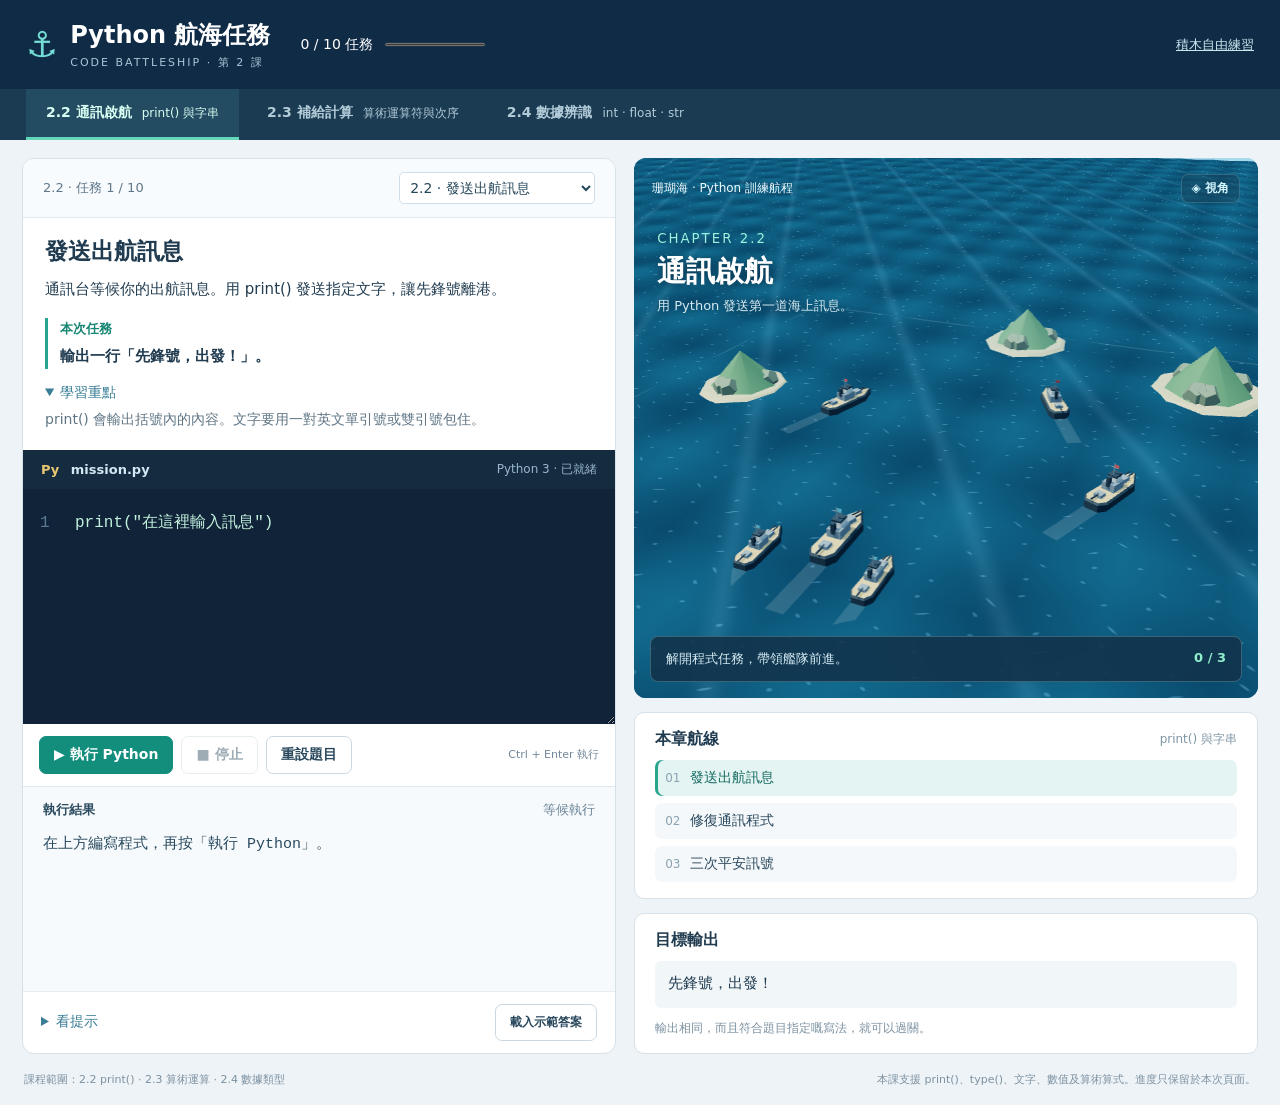
<file: index.html>
<!doctype html><html lang="zh-Hant"><head><meta charset="utf-8"><meta name="viewport" content="width=device-width,initial-scale=1"><meta name="theme-color" content="#102b46"><title>Python 航海任務 · 2.2–2.4</title><meta name="description" content="透過海上任務學習 Python print、算術運算及數據類型。"><link rel="icon" href="data:image/svg+xml,%3Csvg xmlns='http://www.w3.org/2000/svg' viewBox='0 0 32 32'%3E%3Crect width='32' height='32' rx='8' fill='%23102b46'/%3E%3Cpath d='M5 20h22l-5 6H10zM12 10h9v9h-9zM15 5h2v6h-2z' fill='%235fdddb'/%3E%3C/svg%3E"><link rel="stylesheet" href="course.css"><link rel="stylesheet" href="fleet-dialogue.css"></head><body>
<header><div class="brand"><span>⚓</span><div><h1>Python 航海任務</h1><small>CODE BATTLESHIP · 第 2 課</small></div></div><div class="overall"><span id="overall">0 / 10 任務</span><progress id="total-progress" max="10" value="0"></progress></div><a href="freeplay.html">積木自由練習</a></header>
<nav id="chapters" aria-label="課程章節"></nav>
<main><section class="coding"><div class="task-head"><span id="task-number"></span><select id="mission-select" aria-label="選擇任務"></select></div><div class="brief"><h2 id="task-title"></h2><p id="story"></p><div class="objective"><b>本次任務</b><p id="goal"></p></div><details id="learn"><summary>學習重點</summary><p id="knowledge"></p></details></div>
<div class="filebar"><b><span>Py</span> mission.py</b><span id="runtime" role="status">正在啟動 Python…</span><button id="retry" hidden>重新連接</button></div><div class="code-wrap"><pre id="line-numbers" aria-hidden="true">1</pre><textarea id="editor" aria-label="Python 程式編輯器" spellcheck="false" autocapitalize="off" autocomplete="off" autocorrect="off"></textarea></div>
<div class="runbar"><button id="run" class="primary" disabled>▶ 執行 Python</button><button id="stop" disabled>■ 停止</button><button id="reset-code">重設題目</button><span>Ctrl + Enter 執行</span></div>
<div class="console"><div><b>執行結果</b><span id="output-state">等候執行</span></div><pre id="output" aria-live="polite">在上方編寫程式，再按「執行 Python」。</pre></div>
<div id="feedback" role="status"></div><div class="support"><details id="hint"><summary>看提示</summary><p id="hint-text"></p></details><button id="show-answer">載入示範答案</button><button id="next" class="primary" hidden>下一個任務</button></div></section>
<section class="voyage"><div class="sea"><div id="scene"></div><div class="sea-title"><span>珊瑚海 · Python 訓練航程</span><button id="camera" aria-label="切換海面視角">◈ 視角</button></div><div class="chapter-badge"><small id="chapter-id"></small><h2 id="chapter-title"></h2><p id="chapter-description"></p></div><div class="voyage-status"><span id="voyage-text">解開程式任務，帶領艦隊前進。</span><b id="chapter-progress">0 / 3</b></div><div id="animation-hud" hidden aria-live="polite"><span id="animation-title"></span><p id="animation-caption"></p><button id="skip-animation">略過動畫</button></div><button id="replay-small" hidden>↻ 重播過關動畫</button><div id="celebrate" hidden><div><span>任務完成</span><h2 id="success-title"></h2><p id="success-text"></p><button id="sea-next" class="primary">繼續航程</button><button id="replay">↻ 重播艦隊動畫</button><button id="keep-editing">繼續練習</button></div></div></div>
<section class="mission-list"><div><h2>本章航線</h2><span id="chapter-topic"></span></div><ol id="tasks"></ol></section><section class="expected"><h2>目標輸出</h2><pre id="expected"></pre><p>輸出相同，而且符合題目指定嘅寫法，就可以過關。</p></section></section></main>
<footer><span>課程範圍：2.2 print() · 2.3 算術運算 · 2.4 數據類型</span><span>本課支援 print()、type()、文字、數值及算術算式。進度只保留於本次頁面。</span></footer><script type="module" src="course.js"></script></body></html>
</file>
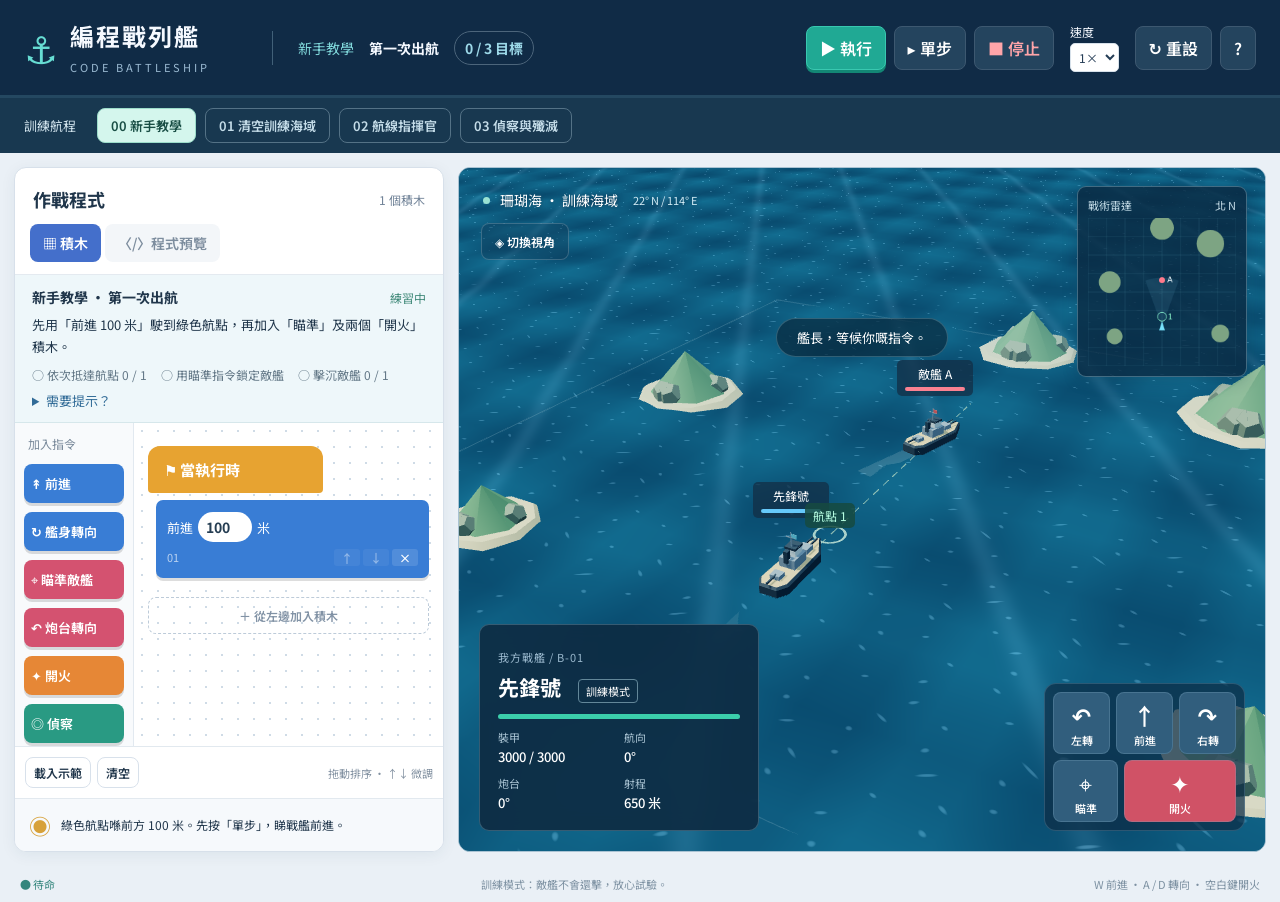
<file: freeplay.html>
<!doctype html>
<html lang="zh-Hant"><head><meta charset="utf-8"><meta name="viewport" content="width=device-width,initial-scale=1"><meta name="theme-color" content="#102b46"><title>編程戰列艦 · Code Battleship</title><meta name="description" content="用積木指令駕駛戰艦，在 3D 海域完成你的編程任務。"><link rel="icon" href="data:image/svg+xml,%3Csvg xmlns='http://www.w3.org/2000/svg' viewBox='0 0 32 32'%3E%3Crect width='32' height='32' rx='8' fill='%23102b46'/%3E%3Cpath d='M5 20h22l-5 6H10zM12 10h9v9h-9zM15 5h2v6h-2z' fill='%235fdddb'/%3E%3C/svg%3E"><link rel="stylesheet" href="style.css"><link rel="stylesheet" href="fleet-dialogue.css"></head>
<body><header><div class="brand"><span class="brand-mark">⚓</span><div><h1>編程戰列艦</h1><small>CODE BATTLESHIP</small></div></div><div class="mission"><span id="mission-number">新手教學</span><b id="mission-name">第一次出航</b><strong id="progress">0 / 4</strong></div><div class="transport"><button id="run" class="primary">▶ 執行</button><button id="step">▸ 單步</button><button id="stop">■ 停止</button><label class="speed">速度 <select id="speed"><option value="1">1×</option><option value="2">2×</option><option value="4">4×</option></select></label><button id="reset" title="重設戰場">↻ 重設</button><button id="help" aria-label="玩法說明">?</button></div></header>
<nav class="level-nav" aria-label="關卡選擇"><span>訓練航程</span><button data-level="0">00 新手教學</button><button data-level="1">01 清空海域</button><button data-level="2">02 航線指揮官</button><button data-level="3">03 偵察與殲滅</button></nav><main><section class="editor"><div class="editor-head"><h2>作戰程式</h2><span id="count">0 個積木</span></div><div class="tabs"><button class="selected" id="blocks-tab">▦ 積木</button><button id="code-tab">〈/〉程式預覽</button></div><section class="briefing" aria-label="本關目標"><div><b id="brief-title"></b><span id="brief-progress"></span></div><p id="brief-description"></p><ul id="objectives"></ul><details><summary>需要提示？</summary><p id="level-hint"></p></details></section><div class="editing"><aside class="palette"><p>加入指令</p><button draggable="true" data-add="move" class="motion">↟ 前進</button><button draggable="true" data-add="turn" class="motion">↻ 艦身轉向</button><button draggable="true" data-add="aim" class="weapon">⌖ 瞄準敵艦</button><button draggable="true" data-add="turret" class="weapon">↶ 炮台轉向</button><button draggable="true" data-add="fire" class="attack">✦ 開火</button><button draggable="true" data-add="scan" class="sense">◎ 偵察</button><button draggable="true" data-add="wait" class="control">◷ 等待</button><button draggable="true" data-add="repeat" class="control">↻ 重複</button><div class="palette-note">點擊或拖入<br>編排你的航程</div></aside><div class="workspace"><div class="start-block">⚑ 當執行時</div><div id="program" aria-label="指令編輯區"></div><button id="add-hint">＋ 從左邊加入積木</button></div><pre id="code" hidden></pre></div><div class="editor-foot"><button id="example">載入示範</button><button id="clear">清空</button><span>拖動排序 · ↑↓ 微調</span></div><div class="tip"><span>◉</span><p id="tip-text">先試執行示範，再修改數值，觀察戰艦嘅反應。</p></div></section>
<section class="battle" aria-label="3D 海戰場景"><div id="scene"></div><div id="loading">正在啟動海戰場景…</div><div class="sea-heading"><span class="live-dot"></span><span>珊瑚海 · 訓練海域</span><small>22° N / 114° E</small></div><div class="view-tools"><button id="camera">◈ 切換視角</button></div><div class="radar-wrap"><div>戰術雷達 <span>北 N</span></div><canvas id="radar" width="200" height="200" aria-label="我方、敵艦及島嶼位置"></canvas></div><div id="labels"></div><div class="message" id="message" role="status" aria-live="polite">艦長，等候你嘅指令。</div><div class="bottom-hud"><div class="ship-info"><small>我方戰艦 / B-01</small><h2>先鋒號 <span>訓練模式</span></h2><div class="health"><i></i></div><div class="stats"><span>裝甲 <b>3000 / 3000</b></span><span>航向 <b id="heading">0°</b></span><span>炮台 <b id="angle">0°</b></span><span>射程 <b>650 米</b></span></div></div><div class="manual"><div><button data-manual="left">↶<small>左轉</small></button><button data-manual="move">↑<small>前進</small></button><button data-manual="right">↷<small>右轉</small></button></div><div><button data-manual="aim">⌖<small>瞄準</small></button><button data-manual="fire" class="fire">✦<small>開火</small></button></div></div></div><div id="victory" hidden><div><span>✦ 任務完成 ✦</span><h2 id="victory-title">任務完成</h2><p id="victory-copy"></p><div class="victory-actions"><button id="next-level" class="primary">進入下一關</button><button id="again">重玩本關</button></div></div></div></section></main>
<footer><span id="status">● 待命</span><span>訓練模式：敵艦不會還擊，放心試驗。</span><span>W 前進 · A / D 轉向 · 空白鍵開火</span></footer>
<dialog id="instructions"><button id="close-help" class="close">✕</button><small>艦長操作手冊</small><h2>每個積木，都是一道命令。</h2><p>點擊左邊積木加入程式，拖動調整次序；亦可以用 ↑↓ 按鈕排序。按「執行」會依次運行，按「單步」每次只行一個指令。</p><p>上方可自由選關。綠色航點必須依照編號通過；目標全部完成才算過關。「載入示範」會重設本關並填入完整示範程式。</p><ol><li>用「前進」駛入射程，1 個場景單位 = 10 米。</li><li>用「瞄準敵艦」選擇目標，再開火。每艘敵艦需要命中兩次。</li><li>「重複」會重複緊接其後指定數目嘅積木，不支援重複積木互相巢狀。</li><li>偵察會報告 650 米內敵艦；島嶼及地圖邊界會阻止移動。</li></ol><p>「停止」中斷當前動作；「重設」還原戰場。程式預覽只供閱讀，並非 Python 執行器。</p><button id="got-it" class="primary">明白，出航</button></dialog>
<script type="module" src="app.js"></script></body></html>
</file>
<file: course.css>
:root{font-family:system-ui,'Noto Sans TC','Microsoft JhengHei',sans-serif;color:#213c50;background:#edf3f7}*{box-sizing:border-box}body{margin:0}button,select,textarea{font:inherit}button{border:1px solid #cad8e2;background:#fff;color:#29485d;border-radius:7px;padding:9px 14px;font-size:14px;font-weight:600;cursor:pointer}button:hover{filter:brightness(.95)}button:disabled{opacity:.45;cursor:default}button:focus-visible,a:focus-visible,summary:focus-visible,select:focus-visible{outline:3px solid #e6b94b;outline-offset:3px}button.primary{background:#138e7d;color:#fff;border-color:#138e7d}header{background:#102b46;color:white;display:flex;align-items:center;gap:30px;padding:19px 26px}.brand{display:flex;gap:12px;align-items:center}.brand>span{color:#73ddd5;font-size:36px}.brand h1{font-size:24px;margin:0}.brand small{color:#a8c6d7;font-size:11px;letter-spacing:2px}header a{color:#c8e6ed;font-size:13px;margin-left:auto}.overall{display:flex;align-items:center;gap:12px;font-size:14px}progress{width:100px;height:7px;accent-color:#59d6bc}nav{display:flex;background:#1b3b53;padding:0 26px;gap:8px}nav button{border:0;border-radius:0;color:#b2cbd8;background:none;padding:15px 20px;border-bottom:3px solid transparent}nav button.current{color:#d9fff3;border-color:#62d8b9;background:#234b61}nav small{font-size:12px;font-weight:400;margin-left:10px}main{max-width:1720px;margin:auto;display:grid;grid-template-columns:minmax(440px,1fr) minmax(420px,1.05fr);gap:18px;padding:18px 22px}.coding{background:white;border:1px solid #d6e1e8;border-radius:12px;overflow:hidden;display:flex;flex-direction:column}.task-head{display:flex;align-items:center;justify-content:space-between;padding:13px 20px;background:#f8fbfd;border-bottom:1px solid #e1e9ef;font-size:13px;color:#5f788b}.task-head select{max-width:72%;border:1px solid #cfdee6;padding:6px;background:#fff;border-radius:5px;color:#244659;font-size:14px}.brief{padding:18px 22px 12px}.brief h2{margin:0 0 10px;font-size:23px}.brief p{line-height:1.7;font-size:15px;margin:6px 0}.objective{border-left:3px solid #27a591;padding-left:12px;margin:15px 0}.objective b{font-size:13px;color:#168573}.objective p{font-weight:600}summary{font-size:14px;color:#397d96;cursor:pointer}details p{color:#5f7584;font-size:14px!important;line-height:1.8}.filebar{display:flex;align-items:center;justify-content:space-between;padding:11px 18px;background:#152b40;color:#9ab7cb;font-size:12px;gap:10px}.filebar b{color:#d4e7f4;font-size:13px}.filebar b span{color:#ebc870;margin-right:7px}.filebar button{padding:3px 8px;font-size:12px}.code-wrap{display:flex;background:#102338;min-height:235px}.code-wrap pre{margin:0;padding:19px 10px 20px 17px;color:#5c7b94;line-height:1.9;font-size:16px;font-family:Consolas,monospace;user-select:none;overflow:hidden;max-height:310px}textarea{display:block;resize:vertical;min-height:235px;max-height:460px;height:235px;border:0;outline:none;background:#102338;color:#c3f1de;width:100%;font-family:Consolas,'Microsoft JhengHei',monospace;font-size:16px;line-height:1.9;padding:19px 16px;tab-size:4;white-space:pre;overflow:auto}textarea:focus{box-shadow:inset 0 0 0 2px #3b7e99}.runbar{display:flex;gap:8px;align-items:center;padding:12px 16px;border-bottom:1px solid #e2eaf0}.runbar span{margin-left:auto;font-size:11px;color:#71889b}.console{padding:14px 20px;background:#f7fafc;flex:1;min-height:134px}.console>div{display:flex;justify-content:space-between;font-size:13px;color:#698396}.console b{color:#2b4b60}.console pre{font:15px/1.8 Consolas,'Microsoft JhengHei',monospace;white-space:pre-wrap;overflow-wrap:anywhere;margin:12px 0 0;color:#294b60;min-height:45px}.console pre.error{color:#b3394d}#feedback{padding:0 20px;font-size:14px;line-height:1.7}#feedback:not(:empty){padding-top:12px;padding-bottom:12px;background:#fff8e7;color:#815c1d}#feedback.success{background:#eaf8f1;color:#167557}.support{display:flex;align-items:flex-start;gap:10px;padding:12px 18px;flex-wrap:wrap;border-top:1px solid #e5edf2}.support details{flex:1;min-width:100px}.support summary{padding-top:9px}.support button{font-size:12px}.support details[open]{flex-basis:100%}.voyage{min-width:0}.sea{position:relative;height:475px;border-radius:12px;overflow:hidden;background:linear-gradient(#71b6cd,#124d70)}#scene,#scene canvas{position:absolute;inset:0;width:100%;height:100%}.sea-title{position:absolute;left:18px;right:18px;top:16px;display:flex;justify-content:space-between;align-items:center;color:#f0fbff;font-size:12px}.sea-title button{background:#173f5677;color:#d3f7ff;border-color:#91bfcd44;font-size:12px;padding:5px 10px}.chapter-badge{position:absolute;left:23px;top:70px;color:#fff;text-shadow:0 1px 8px #0c364e}.chapter-badge small{letter-spacing:2px;color:#9bf2de}.chapter-badge h2{font-size:29px;margin:5px 0}.chapter-badge p{font-size:13px;margin:5px 0;color:#d6ebf2}.voyage-status{position:absolute;bottom:16px;left:16px;right:16px;padding:13px 15px;border:1px solid #8bbdca55;border-radius:8px;color:#d7ecf4;background:#12344ce6;font-size:13px;display:flex;justify-content:space-between;gap:20px}.voyage-status b{color:#91efce;white-space:nowrap}.mission-list,.expected{background:#fff;border:1px solid #d6e1e8;border-radius:10px;margin-top:14px;padding:16px 20px}.mission-list>div{display:flex;justify-content:space-between;align-items:center;gap:10px}.mission-list h2,.expected h2{font-size:16px;margin:0}.mission-list>div>span{color:#7c94a3;font-size:12px}.mission-list ol{list-style:none;margin:10px 0 0;padding:0;display:grid;gap:7px}.mission-list button{display:flex;align-items:center;width:100%;border:0;background:#f4f8fa;padding:9px 10px;text-align:left;font-size:14px;font-weight:500;gap:10px}.mission-list button.current{background:#e4f4f2;color:#146a60;box-shadow:inset 3px 0 #29a58e}.mission-list button span{font-size:12px;color:#8ba3b2}.mission-list button.done span{color:#0d9273}.expected pre{margin:10px 0;background:#f1f6f9;padding:10px 13px;border-radius:6px;font:15px/1.8 Consolas,monospace;white-space:pre-wrap;overflow-wrap:anywhere}.expected p{font-size:12px;color:#7b91a0;margin-bottom:0}#celebrate{position:absolute;inset:0;background:#0c2d45d9;display:grid;place-items:center;text-align:center;color:white;padding:25px;backdrop-filter:blur(5px)}#celebrate span{color:#81e7c7;font-size:14px;letter-spacing:4px}#celebrate h2{font-size:30px}#celebrate p{font-size:15px;line-height:1.8}#celebrate button{margin:5px}footer{display:flex;gap:20px;justify-content:space-between;padding:0 24px 18px;color:#7d91a1;font-size:11px}[hidden]{display:none!important}@media(max-width:1100px){main{grid-template-columns:minmax(360px,1fr) minmax(330px,.9fr);padding:12px;gap:12px}.overall progress{display:none}nav small{display:none}.runbar span{display:none}.sea{height:400px}.brief{padding:16px}.brand h1{font-size:21px}}@media(max-width:760px){header{padding:14px;gap:14px;flex-wrap:wrap}.brand h1{font-size:20px}.brand>span{font-size:27px}.overall{margin-left:auto;font-size:12px}header a{font-size:12px}nav{padding:0 8px;gap:0}nav button{font-size:13px;flex:1;padding:12px 5px}main{display:flex;flex-direction:column}.voyage{display:flex;flex-direction:column}.sea{height:310px;order:1}.mission-list{order:0;margin-top:0;margin-bottom:12px}.expected{order:2}.chapter-badge{top:58px}.chapter-badge h2{font-size:24px}.coding{order:0}.voyage{order:1}.brief p{font-size:15px}.runbar{padding:10px;gap:6px}.runbar button{font-size:13px;padding:9px}footer{flex-direction:column;padding:8px 15px 18px;gap:5px}}
#animation-hud{position:absolute;bottom:16px;left:16px;right:16px;padding:13px 16px;background:#082b40e8;color:#fff;border:1px solid #89e2c580;border-radius:9px;z-index:4;box-shadow:0 4px 20px #09283f44}#animation-hud>span{font-size:12px;color:#91ebce;letter-spacing:1px}#animation-hud p{font-size:17px;font-weight:600;margin:5px 100px 0 0;line-height:1.6}#skip-animation{position:absolute;right:12px;bottom:14px;background:#ffffff12;color:#d7edf4;border-color:#90b1c255;font-size:12px;padding:6px 9px}.sea.cinematic .chapter-badge,.sea.cinematic .voyage-status{opacity:0}.sea.cinematic .sea-title button{visibility:hidden}.sea.cinematic{outline:2px solid #74d8ba;outline-offset:-2px}#replay-small{position:absolute;top:52px;right:16px;background:#10394ddb;color:#ceffec;border-color:#75bca555;font-size:12px;padding:7px 10px;z-index:2}.chapter-badge,.voyage-status{transition:opacity .2s}#celebrate{background:#0c2d4599;backdrop-filter:blur(2px)}#celebrate>div{max-width:460px}#celebrate button{font-size:13px}@media(max-width:760px){#animation-hud p{font-size:14px;margin-right:75px}#animation-hud{padding:10px 12px;left:10px;right:10px;bottom:10px}#skip-animation{font-size:11px;right:8px}.sea.cinematic{scroll-margin-top:12px}}@media(prefers-reduced-motion:reduce){.chapter-badge,.voyage-status{transition:none}}
/* Fleet radio sits above the scene; the mission summary remains below it. */
.sea{height:540px}
.sea:has(#fleet-dialogue:not([hidden])) .chapter-badge{opacity:0}
#celebrate{inset:auto 12px 12px;padding:16px;background:#0c2d45ed;border:1px solid #83c8bd66;border-radius:12px;z-index:5}
#celebrate h2{font-size:23px;margin:8px 0}#celebrate p{font-size:14px;margin:8px 0}#celebrate span{font-size:12px}
@media(max-width:760px){.sea{height:540px}#fleet-dialogue{left:12px;top:54px;width:calc(100% - 24px)}#celebrate{padding:12px}#celebrate h2{font-size:21px}}
@media(prefers-reduced-motion:reduce){#fleet-dialogue{animation:none}}
</file>
<file: fleet-dialogue.css>
#fleet-dialogue{position:absolute;z-index:6;top:62px;left:18px;width:min(390px,calc(100% - 36px));color:#e8fff8;background:#082d40f5;border:1px solid #70dec2;border-radius:14px;box-shadow:0 12px 32px #041e3855;transform-origin:bottom left;text-align:left}
#fleet-dialogue::after{content:'';position:absolute;bottom:-9px;left:42px;width:16px;height:16px;background:#082d40;transform:rotate(45deg);border-right:1px solid #70dec2;border-bottom:1px solid #70dec2}
.transmission-head{display:flex;align-items:center;justify-content:space-between;gap:10px;padding:10px 14px 0;font-size:14px;color:#95f1d6}
.transmission-head button{padding:0;width:32px;height:32px;font-size:24px;line-height:1;background:transparent;border:0;color:#d7f5f0}
.transmission-status{font-size:14px;padding:0 14px;color:#b1d2dd;line-height:1.5}
.transmission-output{font:16px/1.7 Consolas,'Microsoft JhengHei',monospace;white-space:pre-wrap;overflow-wrap:anywhere;overflow:auto;max-height:104px;min-height:28px;margin:8px 14px;color:white}
.transmission-foot{display:flex;align-items:center;justify-content:space-between;min-height:34px;padding:0 14px 8px;gap:8px;font-size:12px;color:#92b8c6}
.transmission-foot button{font-size:12px;padding:3px 8px;background:#175568;color:#e0fff7;border-color:#5a9d9f}
.transmission-accessible{position:absolute;width:1px;height:1px;overflow:hidden;clip-path:inset(50%);white-space:pre-wrap}
#fleet-dialogue[data-tone=error]{border-color:#efbb81}#fleet-dialogue[data-tone=error] .transmission-head{color:#ffcf9b}
</file>
<file: style.css>
@import url('https://fonts.googleapis.com/css2?family=Noto+Sans+TC:wght@400;500;600;700;800&display=swap');
.level-nav{display:flex;align-items:center;gap:9px;padding:10px 24px;background:#183850;color:#d4e6ef;flex-wrap:wrap}.level-nav>span{font-size:13px;margin-right:12px}.level-nav button{font-size:13px;background:transparent;color:#c4dce8;border-color:#547286;padding:7px 13px}.level-nav button.current{background:#d4f6ed;color:#194e45;border-color:#9cddca}.briefing{padding:12px 17px;background:#eef7fa;border-bottom:1px solid #d6e7eb;max-height:235px;overflow:auto;flex-shrink:0}.briefing>div{display:flex;gap:10px;justify-content:space-between;align-items:center}.briefing b{font-size:14px}.briefing>div>span{font-size:12px;color:#438b7b}.briefing p{font-size:13px;line-height:1.7;margin:7px 0}.briefing ul{list-style:none;margin:8px 0;padding:0;display:flex;flex-wrap:wrap;gap:5px 14px;font-size:12px;color:#637887}.briefing li.done{color:#138574}.briefing summary{font-size:13px;color:#316b97;cursor:pointer}.waypoint-label{position:absolute;transform:translate(-50%,-100%);font-size:12px;border-radius:5px;padding:4px 8px;background:#174b40d9;color:#b7ffe3;white-space:nowrap}.victory-actions{display:flex;justify-content:center;gap:12px;margin-top:22px}body main{height:calc(100dvh - 187px);min-height:660px}@media(max-width:900px){.level-nav{padding:10px;gap:6px}.level-nav>span{display:none}.level-nav button{font-size:12px;padding:7px 9px}body main{height:auto;min-height:0}body .editor{height:780px}.briefing{max-height:270px}.briefing p{font-size:14px}}
:root{font-family:'Noto Sans TC',system-ui,sans-serif;color:#20364b;background:#eaf0f6;font-synthesis:none}*{box-sizing:border-box}body{margin:0}button,select,input{font:inherit}button{cursor:pointer;border:1px solid #d8e1eb;border-radius:8px;padding:9px 13px;color:inherit;background:#fff;font-weight:600;transition:background .15s,transform .15s}button:hover{filter:brightness(1.08);transform:translateY(-1px)}button:focus-visible,select:focus-visible,input:focus-visible{outline:3px solid #e9ba42;outline-offset:2px}button:disabled{opacity:.45;cursor:default;transform:none}header{min-height:94px;background:#102b46;color:#f5f9ff;display:flex;align-items:center;gap:28px;padding:18px 24px;border-bottom:3px solid #244861}.brand{display:flex;gap:12px;align-items:center;min-width:220px}.brand-mark{font-size:38px;color:#67ddd3}h1{font-size:24px;letter-spacing:2px;margin:0}.brand small{font-size:11px;letter-spacing:3px;color:#9bbad2}.mission{display:flex;gap:15px;align-items:center;border-left:1px solid #416078;padding-left:25px;flex:1;font-size:14px}.mission>span{color:#80d8db}.mission strong{border:1px solid #4c657b;padding:6px 10px;border-radius:20px;color:#9cd8e8}.transport{display:flex;align-items:center;gap:8px}header button{background:#24445e;color:white;border-color:#3d5870}button.primary{background:#20a994;color:white;border-color:#39c8b0;box-shadow:0 3px 0 #138775}#stop{color:#ffa5a9}.speed{font-size:12px;margin:0 8px;display:grid;gap:3px}select{padding:4px;border:1px solid #d7e1ea;border-radius:5px;background:white;color:#253d56}main{display:grid;grid-template-columns:430px minmax(0,1fr);gap:14px;padding:14px;height:calc(100dvh - 130px);min-height:620px}.editor{display:flex;flex-direction:column;border-radius:12px;background:#fff;border:1px solid #d7e0ea;overflow:hidden;box-shadow:0 3px 15px #143d5610}.editor-head{display:flex;align-items:center;justify-content:space-between;padding:18px 18px 12px}.editor-head h2{margin:0;font-size:18px}.editor-head span{font-size:12px;color:#718398}.tabs{display:flex;gap:4px;padding:0 15px 12px;border-bottom:1px solid #e4eaf0}.tabs button{border:none;font-size:14px;color:#7d8d9e;background:#f3f6f9}.tabs .selected{color:#fff;background:#446fcb}.editing{display:flex;flex:1;min-height:0;position:relative}.palette{width:119px;flex-shrink:0;padding:12px 9px;background:#f8fafc;border-right:1px solid #e2e9f0;overflow:auto}.palette p{margin:0 4px 12px;color:#7a8a9b;font-size:12px}.palette button{width:100%;text-align:left;margin-bottom:9px;padding:10px 7px;font-size:13px;color:white;border:none;box-shadow:0 3px 0 #0002}.motion{background:#397dd5!important}.weapon{background:#d45270!important}.attack{background:#e68736!important}.sense{background:#299a83!important}.control{background:#bf8a28!important}.palette-note{font-size:12px;line-height:1.9;color:#8a9bac;margin-top:22px;text-align:center}.workspace{padding:23px 14px 30px;overflow:auto;flex:1;background-image:radial-gradient(#cfdbe6 1px,transparent 1px);background-size:16px 16px}.start-block{background:#e7a331;color:#fff;font-weight:700;padding:13px 16px;border-radius:12px 12px 4px 4px;width:175px;font-size:15px;margin-bottom:7px}.block{position:relative;color:white;border-radius:7px;padding:10px 9px;margin:0 0 7px 8px;box-shadow:0 3px 0 #0002;border:2px solid transparent;font-size:13px;min-height:62px;cursor:grab}.block.active{border-color:#fff;outline:3px solid #f2bd44;box-shadow:0 0 20px #fbc34b80}.block-main{display:flex;align-items:center;gap:5px;flex-wrap:wrap}.block input{width:54px;border:0;border-radius:15px;background:#fff;color:#263e53;text-align:center;padding:5px 1px;font-weight:700;font-size:14px}.block select{max-width:106px;font-size:12px}.block-tools{display:flex;justify-content:flex-end;gap:3px;margin-top:7px}.block-tools button{background:#ffffff20;color:#fff;border:none;padding:0 7px;font-size:12px;border-radius:3px}.block-index{opacity:.65;font-size:11px;margin-right:auto}.block small{font-size:11px;opacity:.9}.repeat-body{margin-left:22px;border-left:3px solid #dcb15a}#add-hint{background:transparent;border:1px dashed #bdcbd9;color:#8192a5;font-size:12px;width:100%;margin-top:12px}#code{padding:18px;white-space:pre-wrap;font-size:13px;line-height:1.8;background:#10263c;color:#a5e2d8;margin:0;overflow:auto;width:100%}.editor-foot{display:flex;align-items:center;gap:6px;padding:10px;border-top:1px solid #e2e9ef}.editor-foot button{font-size:12px;padding:6px 8px}.editor-foot span{font-size:11px;color:#8190a0;margin-left:auto}.tip{padding:10px 14px;background:#f6f9fc;display:flex;gap:10px;align-items:center;border-top:1px solid #e2e9ef;font-size:12px}.tip span{font-size:22px;color:#d7a139}.tip p{margin:0;line-height:1.7}.battle{position:relative;overflow:hidden;border-radius:12px;background:#367f9c;border:1px solid #aac3d3;min-width:0}#scene,#scene canvas,#labels{position:absolute;inset:0;width:100%;height:100%}#labels{pointer-events:none;overflow:hidden}.sea-heading{position:absolute;top:22px;left:24px;color:#fff;text-shadow:0 1px 5px #163c55;display:flex;gap:10px;align-items:center;font-size:14px}.sea-heading small{font-size:11px;color:#d1ebf5;margin-left:5px}.live-dot{width:7px;height:7px;border-radius:50%;background:#9ae2d3}.view-tools{position:absolute;top:55px;left:22px}.view-tools button{background:#113a5660;color:#fff;border:1px solid #ffffff30;font-size:12px}.radar-wrap{position:absolute;right:18px;top:18px;width:170px;background:#0a2b43cf;border:1px solid #88b4c770;border-radius:9px;padding:10px;color:#c3dbe6;box-shadow:0 5px 15px #09223730}.radar-wrap>div{font-size:11px;display:flex;justify-content:space-between;margin-bottom:5px}.radar-wrap canvas{width:100%;display:block}.label{position:absolute;transform:translate(-50%,-100%);color:#fff;font-size:12px;white-space:nowrap;background:#142f46bd;border-radius:5px;padding:5px 8px;text-align:center}.label .bar{height:4px;margin-top:5px;background:#293e50;width:60px;border-radius:2px;overflow:hidden}.label .bar i{height:100%;display:block;background:#fa8191}.label.friendly .bar i{background:#66c9fa}.message{position:absolute;top:22%;left:50%;transform:translateX(-50%);padding:9px 20px;background:#092b40ba;color:#fff;border:1px solid #a4d6e443;border-radius:30px;font-size:13px;max-width:80%;text-align:center;pointer-events:none;transition:opacity .4s}.bottom-hud{position:absolute;bottom:20px;left:20px;right:20px;display:flex;justify-content:space-between;align-items:flex-end;gap:20px}.ship-info{background:#0e2b43e8;color:white;padding:18px;border:1px solid #7ca7ba60;border-radius:10px;width:280px;backdrop-filter:blur(10px)}.ship-info>small{color:#9bb9ce;font-size:11px;letter-spacing:1px}.ship-info h2{font-size:21px;margin:5px 0 12px}.ship-info h2 span{font-size:11px;font-weight:400;margin-left:12px;border:1px solid #638799;padding:3px 7px;border-radius:4px}.health{height:5px;background:#193e50;border-radius:9px;overflow:hidden;margin:10px 0}.health i{display:block;width:100%;height:100%;background:#3bceab}.stats{display:grid;grid-template-columns:1fr 1fr;gap:9px;font-size:11px;color:#a8c2d2}.stats b{color:#fff;font-weight:500;display:block;font-size:13px;margin-top:2px}.manual{background:#0d2d46b8;padding:8px;border:1px solid #8cb9ce40;border-radius:12px}.manual>div{display:flex;gap:6px;margin:0 0 6px}.manual>div:last-child{margin:0}.manual button{background:#315e7d;color:#fff;border:1px solid #7ba4bd50;font-size:23px;min-width:57px;flex:1;padding:5px 8px}.manual small{display:block;font-size:11px;font-weight:500}.manual .fire{background:#d05266;flex:2}footer{height:36px;display:flex;align-items:center;justify-content:space-between;padding:0 20px;color:#7d91a2;font-size:11px}#status{color:#34867d}#loading{position:absolute;inset:0;display:grid;place-items:center;color:white;background:#173e56;z-index:8}#victory{position:absolute;inset:0;background:#09253a99;z-index:7;backdrop-filter:blur(5px);place-items:center}#victory:not([hidden]){display:grid}#victory>div{padding:35px;text-align:center;color:#fff}#victory span{color:#f2c96c;letter-spacing:4px}#victory h2{font-size:38px;margin:15px}#victory p{font-size:14px}dialog{border:1px solid #d7e1e9;border-radius:16px;padding:32px;max-width:550px;width:90%;color:#294256;line-height:1.8}dialog::backdrop{background:#0a233aa8;backdrop-filter:blur(4px)}dialog h2{font-size:23px;line-height:1.5}dialog p,dialog li{font-size:14px}dialog small{color:#52889d}.close{float:right}dialog li{margin-bottom:8px}[hidden]{display:none!important}@media(min-width:1600px){main{grid-template-columns:480px minmax(0,1fr)}.palette{width:130px}.palette button,.block{font-size:14px}.radar-wrap{width:190px}}@media(max-width:1200px){header{gap:15px;padding:14px}.mission{display:none}main{grid-template-columns:380px minmax(0,1fr)}.transport{margin-left:auto}.ship-info{width:210px;padding:12px}.bottom-hud{gap:8px;left:12px;right:12px}.manual button{min-width:44px}.radar-wrap{width:140px}.sea-heading small{display:none}}@media(max-width:900px){header{flex-wrap:wrap;gap:12px}.brand{min-width:0}.transport{flex-wrap:wrap}.speed{display:none}h1{font-size:20px}main{display:flex;flex-direction:column;height:auto;min-height:0;padding:9px}.battle{order:-1;height:58vh;min-height:420px}.editor{height:610px}.palette{width:125px}.workspace{padding:20px}.block{max-width:360px}.sea-heading{left:16px;top:16px}.ship-info{width:200px}.radar-wrap{width:125px}footer{height:auto;gap:10px;padding:10px;flex-wrap:wrap}footer span:last-child{display:none}.transport button{padding:7px 9px;font-size:13px}.brand-mark{font-size:28px}.brand small{font-size:9px}.message{top:32%;font-size:12px}.view-tools{left:14px;top:46px}}@media(prefers-reduced-motion:reduce){button{transition:none}}

.battle #fleet-dialogue{top:100px;left:18px;width:min(340px,calc(100% - 36px));z-index:6}.battle:has(#fleet-dialogue:not([hidden])) .message{visibility:hidden}@media(max-width:900px){.battle #fleet-dialogue{top:88px;width:calc(100% - 165px);min-width:160px;left:12px}.battle .transmission-output{max-height:68px;font-size:14px}.battle .transmission-status{font-size:12px}}
</file>
